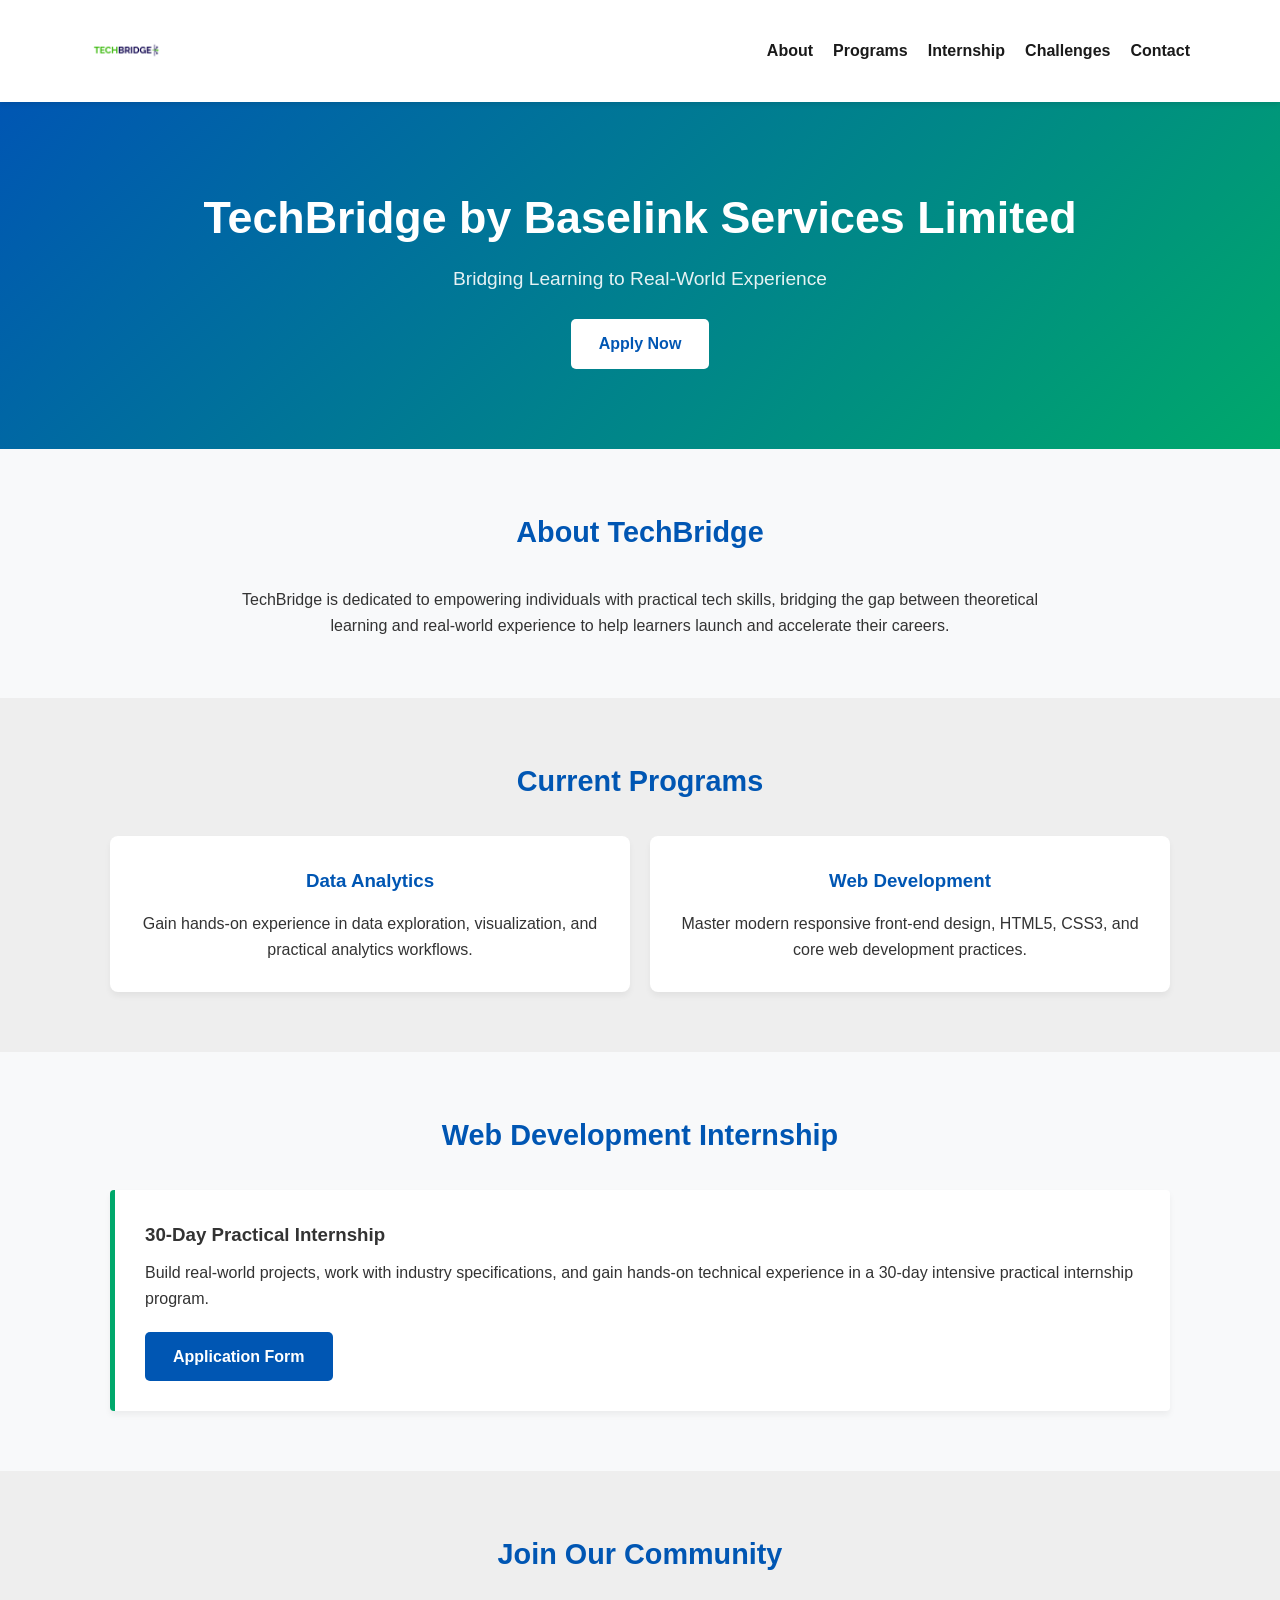
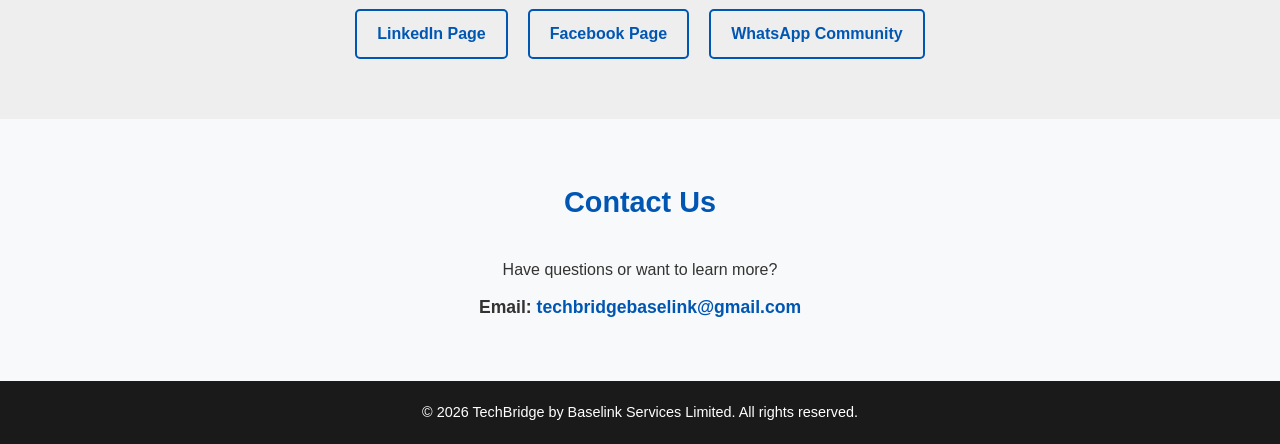
<file: index.html>
<!DOCTYPE html>
<html lang="en">
<head>
  <meta charset="UTF-8" />
  <meta name="viewport" content="width=device-width, initial-scale=1.0" />
  <title>TechBridge - Bridging Learning to Real-World Experience</title>
  <link rel="stylesheet" href="css/index.css">
  <style>
    /* Global Styles */


    
  </style>
</head>
<body>

  <!-- Navigation Header -->
  <header>
    <div class="container navbar">
      <!-- <div class="logo-brand">TechBridge</div> -->
       <img class="logo-brand" src="images/techbridge-logo.png" alt="">
      <ul class="nav-links">
        <li><a href="#about">About</a></li>
        <li><a href="pages/program.html">Programs</a></li>
        <li><a href="pages/tasks.html">Internship</a></li>
        <li><a href="pages/challenges.html">Challenges</a></li>
        <li><a href="#contact">Contact</a></li>
      </ul>
    </div>
  </header>

  <!-- Hero Section -->
  <section class="hero">
    <div class="container">
      <h1>TechBridge by Baselink Services Limited</h1>
      <p>Bridging Learning to Real-World Experience</p>
      <a href="https://www.linkedin.com/company/techbridge-services/" class="btn" target="_blank">Apply Now</a>
    </div>
  </section>

  <!-- Introduction / About Section -->
  <section id="about">
    <div class="container">
      <h2 class="section-title">About TechBridge</h2>
      <p style="text-align: center; max-width: 800px; margin: 0 auto;">
        TechBridge is dedicated to empowering individuals with practical tech skills, bridging the gap between theoretical learning and real-world experience to help learners launch and accelerate their careers.
      </p>
    </div>
  </section>

  <!-- Current Programs Section -->
  <section id="programs" style="background-color: #eee;">
    <div class="container">
      <h2 class="section-title">Current Programs</h2>
      <div class="program-grid">
        <div class="card">
          <h3>Data Analytics</h3>
          <p>Gain hands-on experience in data exploration, visualization, and practical analytics workflows.</p>
        </div>
        <div class="card">
          <h3>Web Development</h3>
          <p>Master modern responsive front-end design, HTML5, CSS3, and core web development practices.</p>
        </div>
      </div>
    </div>
  </section>

  <!-- Internship Highlight Section -->
  <section id="internship">
    <div class="container">
      <h2 class="section-title">Web Development Internship</h2>
      <div class="internship-box">
        <h3>30-Day Practical Internship</h3>
        <p style="margin-top: 10px;">
          Build real-world projects, work with industry specifications, and gain hands-on technical experience in a 30-day intensive practical internship program.
        </p>
        <div style="margin-top: 20px;">
          <a href="https://www.linkedin.com/company/techbridge-services/" target="_blank" class="btn" style="background: var(--primary-color); color: white;">Application Form</a>
        </div>
      </div>
    </div>
  </section>

  <!-- Community Section -->
  <section id="community" style="background-color: #eee;">
    <div class="container">
      <h2 class="section-title">Join Our Community</h2>
      <div class="community-links">
        <a href="https://www.linkedin.com/company/techbridge-services/" class="social-btn" target="_blank">LinkedIn Page</a>
        <a href="https://www.facebook.com/p/Baselink-Services-100066771475783/" class="social-btn" target="_blank">Facebook Page</a>
        <a href="https://chat.whatsapp.com/example" class="social-btn" target="_blank">WhatsApp Community</a>
      </div>
    </div>
  </section>

  <!-- Contact Section -->
  <section id="contact">
    <div class="container" style="text-align: center;">
      <h2 class="section-title">Contact Us</h2>
      <p>Have questions or want to learn more?</p>
      <p style="margin-top: 10px; font-weight: bold; font-size: 1.1rem;">
        Email: <a href="mailto:techbridgebaselink@gmail.com" style="color: var(--primary-color);">techbridgebaselink@gmail.com</a>
      </p>
    </div>
  </section>

  <!-- Footer -->
  <footer>
    <div class="container">
      <p>&copy; 2026 TechBridge by Baselink Services Limited. All rights reserved.</p>
    </div>
  </footer>

</body>
</html>
</file>
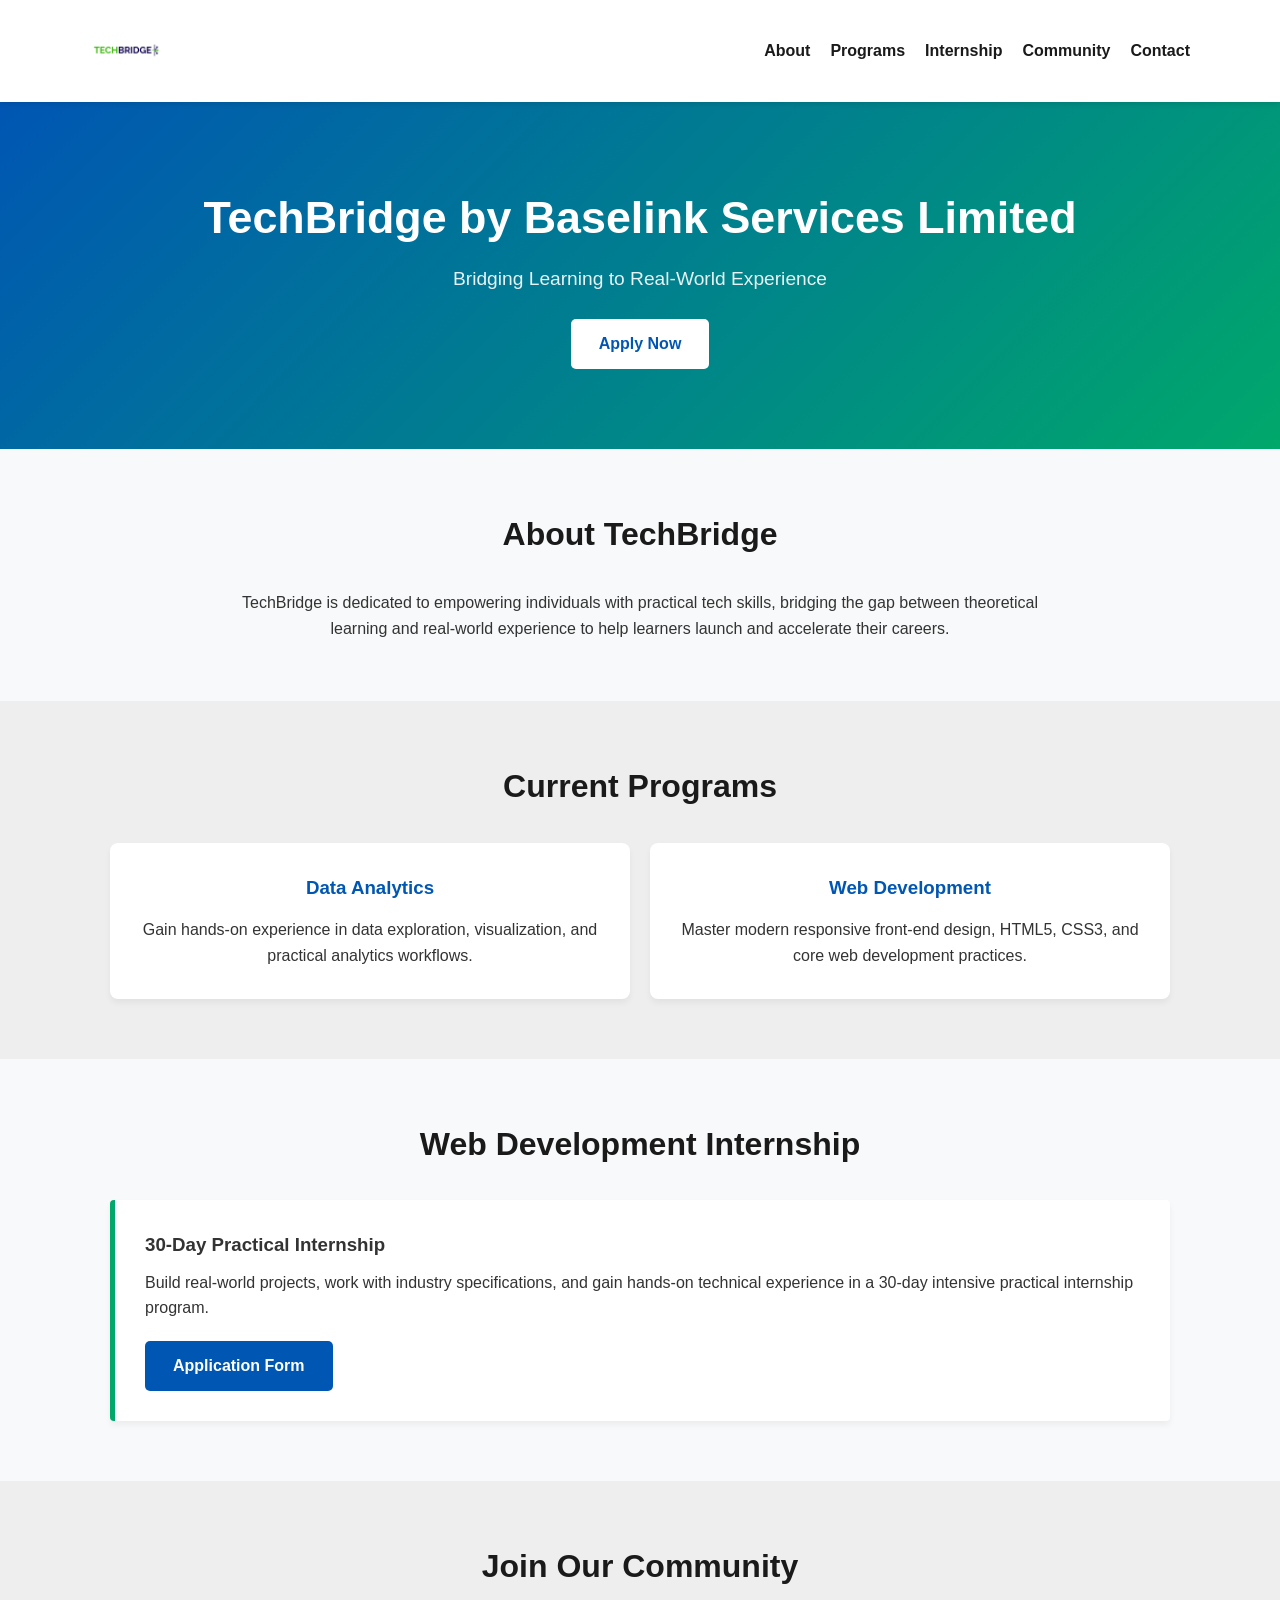
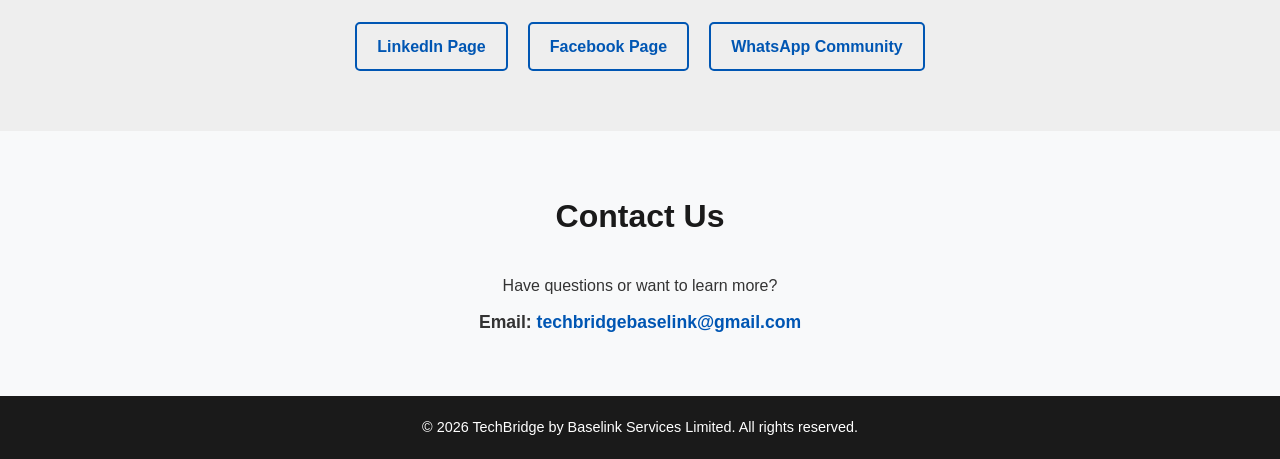
<file: Task1/index.html>
<!DOCTYPE html>
<html lang="en">
<head>
  <meta charset="UTF-8" />
  <meta name="viewport" content="width=device-width, initial-scale=1.0" />
  <title>TechBridge - Bridging Learning to Real-World Experience</title>
  <style>
    /* Global Styles */
    :root {
      --primary-color: #0056b3;
      --secondary-color: #00a86b;
      --dark-color: #1a1a1a;
      --light-bg: #f8f9fa;
      --white: #ffffff;
      --text-color: #333333;
    }

    * {
      box-sizing: border-box;
      margin: 0;
      padding: 0;
    }

    body {
      font-family: 'Segoe UI', Tahoma, Geneva, Verdana, sans-serif;
      line-height: 1.6;
      color: var(--text-color);
      background-color: var(--light-bg);
    }

    a {
      text-decoration: none;
      color: inherit;
    }

    /* Container */
    .container {
      max-width: 1100px;
      margin: 0 auto;
      padding: 0 20px;
    }

    /* Header & Navigation */
    header {
      background: var(--white);
      box-shadow: 0 2px 5px rgba(0,0,0,0.1);
      position: sticky;
      top: 0;
      z-index: 100;
    }

    .navbar {
      display: flex;
      justify-content: space-between;
      align-items: center;
      padding: 15px 0;
    }

    .logo-brand {
      /* font-size: 1.5rem;
      font-weight: bold;
      color: var(--primary-color); */
      height: 8vh;
    }

    .nav-links {
      display: flex;
      list-style: none;
      gap: 20px;
    }

    .nav-links a {
      font-weight: 600;
      color: var(--dark-color);
      transition: color 0.3s;
    }

    .nav-links a:hover {
      color: var(--primary-color);
    }

    /* Hero Section */
    .hero {
      background: linear-gradient(135deg, #0056b3, #00a86b);
      color: var(--white);
      text-align: center;
      padding: 80px 20px;
    }

    .hero h1 {
      font-size: 2.8rem;
      margin-bottom: 10px;
    }

    .hero p {
      font-size: 1.2rem;
      margin-bottom: 25px;
      opacity: 0.9;
    }

    .btn {
      display: inline-block;
      background: var(--white);
      color: var(--primary-color);
      padding: 12px 28px;
      border-radius: 5px;
      font-weight: bold;
      transition: background 0.3s;
    }

    .btn:hover {
      background: #e6e6e6;
    }

    /* Content Sections */
    section {
      padding: 60px 0;
    }

    .section-title {
      text-align: center;
      font-size: 2rem;
      margin-bottom: 30px;
      color: var(--dark-color);
    }

    /* Programs Cards */
    .program-grid {
      display: grid;
      grid-template-columns: repeat(auto-fit, minmax(250px, 1fr));
      gap: 20px;
    }

    .card {
      background: var(--white);
      padding: 30px;
      border-radius: 8px;
      box-shadow: 0 4px 6px rgba(0,0,0,0.05);
      text-align: center;
    }

    .card h3 {
      margin-bottom: 15px;
      color: var(--primary-color);
    }

    /* Internship Highlight */
    .internship-box {
      background: var(--white);
      border-left: 5px solid var(--secondary-color);
      padding: 30px;
      border-radius: 4px;
      box-shadow: 0 4px 6px rgba(0,0,0,0.05);
    }

    /* Community Links */
    .community-links {
      display: flex;
      justify-content: center;
      gap: 20px;
      flex-wrap: wrap;
    }

    .social-btn {
      padding: 10px 20px;
      border: 2px solid var(--primary-color);
      color: var(--primary-color);
      border-radius: 5px;
      font-weight: 600;
      transition: all 0.3s;
    }

    .social-btn:hover {
      background: var(--primary-color);
      color: var(--white);
    }

    /* Footer */
    footer {
      background: var(--dark-color);
      color: var(--white);
      text-align: center;
      padding: 20px 0;
      font-size: 0.9rem;
    }

    /* Mobile Responsive Layout */
    @media (max-width: 768px) {
      .navbar {
        flex-direction: column;
        gap: 15px;
      }

      .hero h1 {
        font-size: 2rem;
      }
    }
  </style>
</head>
<body>

  <!-- Navigation Header -->
  <header>
    <div class="container navbar">
      <!-- <div class="logo-brand">TechBridge</div> -->
       <img class="logo-brand" src="images/techbridge-logo.png" alt="">
      <ul class="nav-links">
        <li><a href="#about">About</a></li>
        <li><a href="#programs">Programs</a></li>
        <li><a href="#internship">Internship</a></li>
        <li><a href="#community">Community</a></li>
        <li><a href="#contact">Contact</a></li>
      </ul>
    </div>
  </header>

  <!-- Hero Section -->
  <section class="hero">
    <div class="container">
      <h1>TechBridge by Baselink Services Limited</h1>
      <p>Bridging Learning to Real-World Experience</p>
      <a href="https://www.linkedin.com/company/techbridge-services/" class="btn" target="_blank">Apply Now</a>
    </div>
  </section>

  <!-- Introduction / About Section -->
  <section id="about">
    <div class="container">
      <h2 class="section-title">About TechBridge</h2>
      <p style="text-align: center; max-width: 800px; margin: 0 auto;">
        TechBridge is dedicated to empowering individuals with practical tech skills, bridging the gap between theoretical learning and real-world experience to help learners launch and accelerate their careers.
      </p>
    </div>
  </section>

  <!-- Current Programs Section -->
  <section id="programs" style="background-color: #eee;">
    <div class="container">
      <h2 class="section-title">Current Programs</h2>
      <div class="program-grid">
        <div class="card">
          <h3>Data Analytics</h3>
          <p>Gain hands-on experience in data exploration, visualization, and practical analytics workflows.</p>
        </div>
        <div class="card">
          <h3>Web Development</h3>
          <p>Master modern responsive front-end design, HTML5, CSS3, and core web development practices.</p>
        </div>
      </div>
    </div>
  </section>

  <!-- Internship Highlight Section -->
  <section id="internship">
    <div class="container">
      <h2 class="section-title">Web Development Internship</h2>
      <div class="internship-box">
        <h3>30-Day Practical Internship</h3>
        <p style="margin-top: 10px;">
          Build real-world projects, work with industry specifications, and gain hands-on technical experience in a 30-day intensive practical internship program.
        </p>
        <div style="margin-top: 20px;">
          <a href="https://www.linkedin.com/company/techbridge-services/" target="_blank" class="btn" style="background: var(--primary-color); color: white;">Application Form</a>
        </div>
      </div>
    </div>
  </section>

  <!-- Community Section -->
  <section id="community" style="background-color: #eee;">
    <div class="container">
      <h2 class="section-title">Join Our Community</h2>
      <div class="community-links">
        <a href="https://www.linkedin.com/company/techbridge-services/" class="social-btn" target="_blank">LinkedIn Page</a>
        <a href="https://www.facebook.com/p/Baselink-Services-100066771475783/" class="social-btn" target="_blank">Facebook Page</a>
        <a href="https://chat.whatsapp.com/example" class="social-btn" target="_blank">WhatsApp Community</a>
      </div>
    </div>
  </section>

  <!-- Contact Section -->
  <section id="contact">
    <div class="container" style="text-align: center;">
      <h2 class="section-title">Contact Us</h2>
      <p>Have questions or want to learn more?</p>
      <p style="margin-top: 10px; font-weight: bold; font-size: 1.1rem;">
        Email: <a href="mailto:techbridgebaselink@gmail.com" style="color: var(--primary-color);">techbridgebaselink@gmail.com</a>
      </p>
    </div>
  </section>

  <!-- Footer -->
  <footer>
    <div class="container">
      <p>&copy; 2026 TechBridge by Baselink Services Limited. All rights reserved.</p>
    </div>
  </footer>

</body>
</html>
</file>
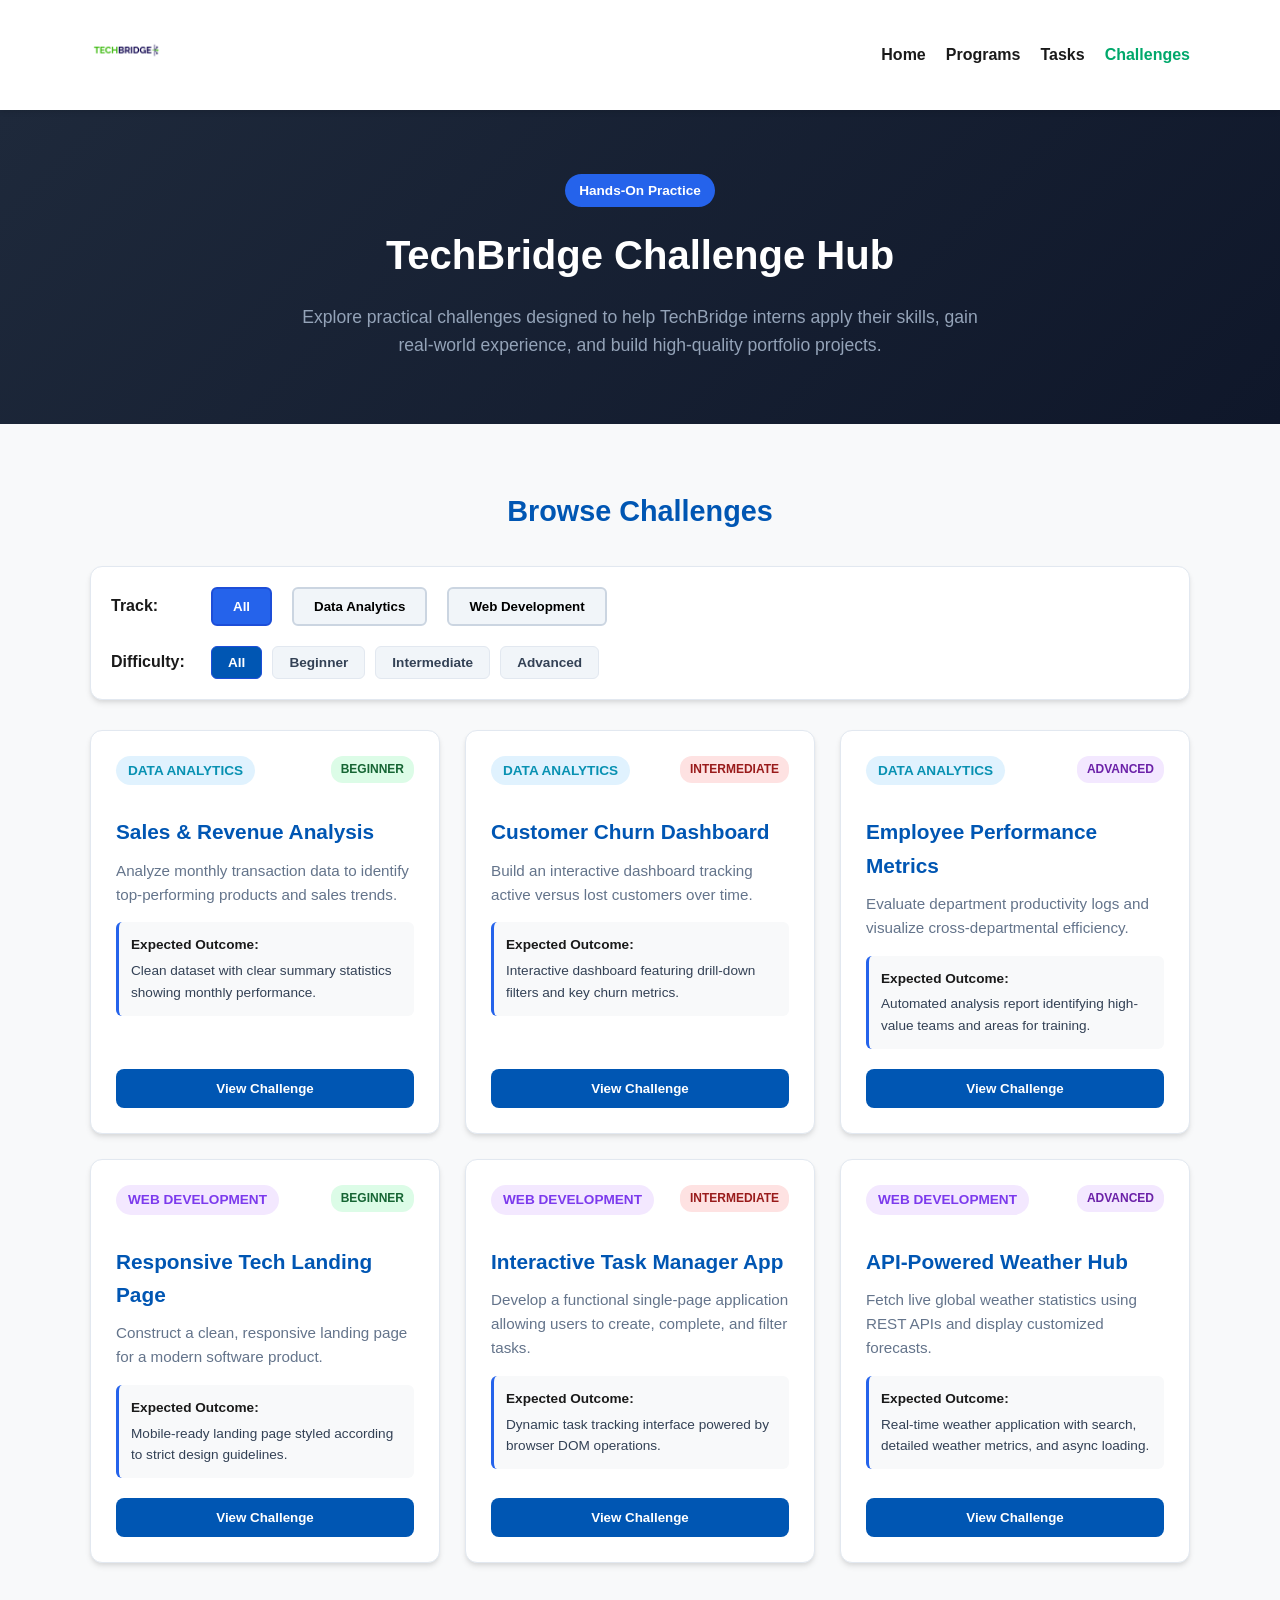
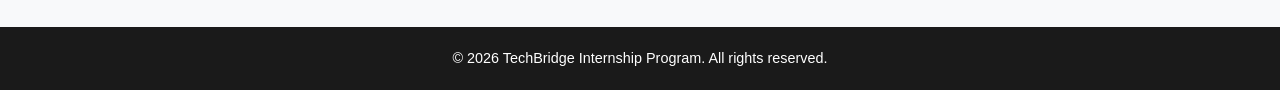
<file: pages/challenges.html>
<!DOCTYPE html>
<html lang="en">

<head>
    <meta charset="UTF-8">
    <meta name="viewport" content="width=device-width, initial-scale=1.0">
    <title>TechBridge | Challenge Hub</title>
    <link rel="stylesheet" href="../css/index.css">
</head>

<body>

    <!-- Header & Navigation -->
    <header>
        <div class="container navbar">
            <a href="#">
                <img src="../images/techbridge-logo.png" alt="TechBridge Logo" class="logo-brand">
            </a>
            <ul class="nav-links">
                <li><a href="../index.html">Home</a></li>
                <li><a href="../pages/program.html">Programs</a></li>
                <li><a href="../pages/tasks.html">Tasks</a></li>
                <li><a href="#" class="active">Challenges</a></li>
            </ul>
        </div>
    </header>

    <!-- Hero Section -->
    <section class="tasks-hero">
        <div class="container">
            <span class="badge">Hands-On Practice</span>
            <h2>TechBridge Challenge Hub</h2>
            <p>Explore practical challenges designed to help TechBridge interns apply their skills, gain real-world
                experience, and build high-quality portfolio projects.</p>
        </div>
    </section>

    <!-- Main Content & Filters -->
    <main class="main-content container">
        <h3 class="section-title">Browse Challenges</h3>

        <!-- Filter Section -->
        <div class="filter-controls">
            <!-- Track Filter -->
            <div class="filter-group">
                <label>Track:</label>
                <button class="track-btn active-track" data-track="all">All</button>
                <button class="track-btn" data-track="Data Analytics">Data Analytics</button>
                <button class="track-btn" data-track="Web Development">Web Development</button>
            </div>

            <!-- Difficulty Filter -->
            <div class="filter-group">
                <label>Difficulty:</label>
                <button class="diff-btn active-diff" data-diff="all">All</button>
                <button class="diff-btn" data-diff="Beginner">Beginner</button>
                <button class="diff-btn" data-diff="Intermediate">Intermediate</button>
                <button class="diff-btn" data-diff="Advanced">Advanced</button>
            </div>
        </div>

        <!-- Challenges Grid -->
        <div class="tasks-grid" id="challenges-grid">
            <!-- Cards rendered via JavaScript -->
        </div>

        <!-- No Results Message -->
        <div id="no-results" class="no-results" style="display: none;">
            <p>No challenges match your selected filters. Try choosing a different track or difficulty!</p>
        </div>
    </main>

    <!-- Challenge Details Modal -->
    <div class="modal-overlay" id="challenge-modal">
        <div class="modal-card">
            <button class="modal-close" id="modal-close">&times;</button>
            <div class="modal-header">
                <span class="card-badge" id="modal-track">Track</span>
                <span class="difficulty" id="modal-diff">Difficulty</span>
            </div>
            <h2 id="modal-title">Challenge Title</h2>
            <p id="modal-description" class="modal-desc"></p>

            <div class="modal-details-grid">
                <div class="detail-item">
                    <strong>Objective:</strong>
                    <p id="modal-objective"></p>
                </div>
                <div class="detail-item">
                    <strong>Required Skills:</strong>
                    <p id="modal-skills"></p>
                </div>
                <div class="detail-item">
                    <strong>Tools Used:</strong>
                    <p id="modal-tools"></p>
                </div>
                <div class="detail-item">
                    <strong>Estimated Time:</strong>
                    <p id="modal-time"></p>
                </div>
                <div class="detail-item full-width">
                    <strong>Expected Result:</strong>
                    <p id="modal-result"></p>
                </div>
            </div>

            <div class="modal-footer">
                <button class="btn2" id="modal-close-btn">Close Details</button>
            </div>
        </div>
    </div>

    <!-- Footer -->
    <footer>
        <div class="container">
            <p>&copy; 2026 TechBridge Internship Program. All rights reserved.</p>
        </div>
    </footer>

    <script src="../script/challenges.js"></script>
</body>

</html>
</file>
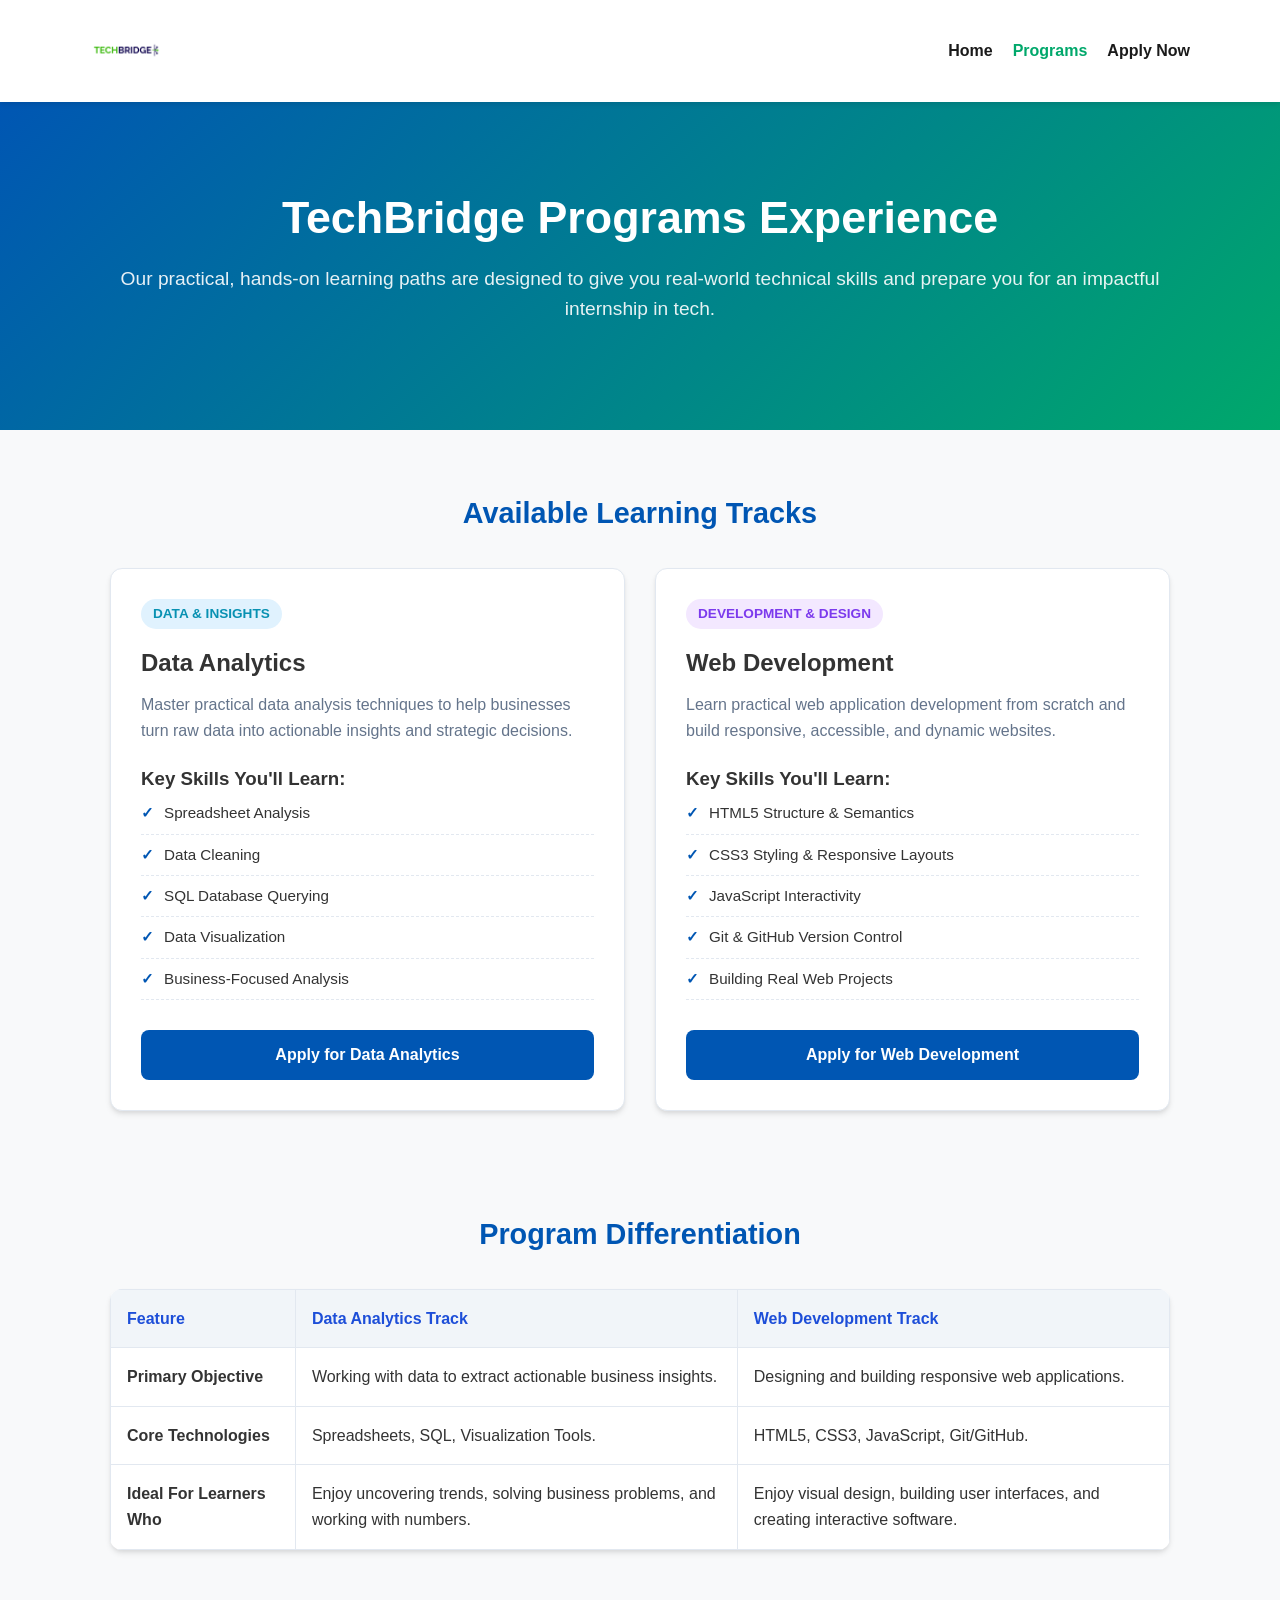
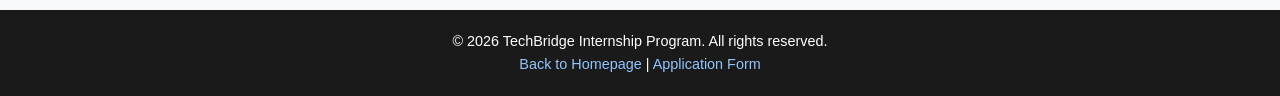
<file: pages/program.html>
<!DOCTYPE html>
<html lang="en">
<head>
    <meta charset="UTF-8">
    <meta name="viewport" content="width=device-width, initial-scale=1.0">
    <title>TechBridge — Programs Experience</title>
    <link rel="stylesheet" href="../css/index.css">
    <style>
       
    </style>
</head>
<body>

    <!-- Navigation -->
    <header>
        <div class="container navbar">
            <img class="logo-brand" src="../images/techbridge-logo.png" alt="">
            <ul class="nav-links">
                <li><a href="../index.html">Home</a></li>
                <li><a href="program.html" class="active">Programs</a></li>
                <li><a href="https://forms.gle/8EbdSy5ttGfLZfjv5" target="_blank">Apply Now</a></li>
            </ul>
        </div>
    </header>

    <!-- Overview Section -->
    <section class="hero">
        <div class="container">
            <h1>TechBridge Programs Experience</h1>
            <p>Our practical, hands-on learning paths are designed to give you real-world technical skills and prepare you for an impactful internship in tech.</p>
        </div>
    </section>

    <!-- Programs Presentation -->
    <main class="container">
        <section class="programs-section">
            <h2 class="section-title">Available Learning Tracks</h2>
            
            <div class="programs-grid">
                
                <!-- Data Analytics -->
                <article class="program-card">
                    <div>
                        <span class="card-badge badge-analytics">Data & Insights</span>
                        <h2>Data Analytics</h2>
                        <p class="description">Master practical data analysis techniques to help businesses turn raw data into actionable insights and strategic decisions.</p>
                        
                        <h3>Key Skills You'll Learn:</h3>
                        <ul class="skills-list">
                            <li>Spreadsheet Analysis</li>
                            <li>Data Cleaning</li>
                            <li>SQL Database Querying</li>
                            <li>Data Visualization</li>
                            <li>Business-Focused Analysis</li>
                        </ul>
                    </div>
                    <a href="https://forms.gle/8EbdSy5ttGfLZfjv5" target="_blank" class="btn2">Apply for Data Analytics</a>
                </article>

                <!-- Web Development -->
                <article class="program-card">
                    <div>
                        <span class="card-badge badge-web">Development & Design</span>
                        <h2>Web Development</h2>
                        <p class="description">Learn practical web application development from scratch and build responsive, accessible, and dynamic websites.</p>
                        
                        <h3>Key Skills You'll Learn:</h3>
                        <ul class="skills-list">
                            <li>HTML5 Structure & Semantics</li>
                            <li>CSS3 Styling & Responsive Layouts</li>
                            <li>JavaScript Interactivity</li>
                            <li>Git & GitHub Version Control</li>
                            <li>Building Real Web Projects</li>
                        </ul>
                    </div>
                    <a href="https://forms.gle/8EbdSy5ttGfLZfjv5" target="_blank" class="btn2">Apply for Web Development</a>
                </article>

            </div>
        </section>

        <!-- Differentiation Table -->
        <section class="comparison-section">
            <h2 class="section-title">Program Differentiation</h2>
            <table class="comparison-table">
                <thead>
                    <tr>
                        <th>Feature</th>
                        <th>Data Analytics Track</th>
                        <th>Web Development Track</th>
                    </tr>
                </thead>
                <tbody>
                    <tr>
                        <td><strong>Primary Objective</strong></td>
                        <td>Working with data to extract actionable business insights.</td>
                        <td>Designing and building responsive web applications.</td>
                    </tr>
                    <tr>
                        <td><strong>Core Technologies</strong></td>
                        <td>Spreadsheets, SQL, Visualization Tools.</td>
                        <td>HTML5, CSS3, JavaScript, Git/GitHub.</td>
                    </tr>
                    <tr>
                        <td><strong>Ideal For Learners Who</strong></td>
                        <td>Enjoy uncovering trends, solving business problems, and working with numbers.</td>
                        <td>Enjoy visual design, building user interfaces, and creating interactive software.</td>
                    </tr>
                </tbody>
            </table>
        </section>
    </main>

    <!-- Footer -->
    <footer class="footer">
        <div class="container">
            <p>&copy; 2026 TechBridge Internship Program. All rights reserved.</p>
            <p><a href="../index.html">Back to Homepage</a> | <a href="https://forms.gle/8EbdSy5ttGfLZfjv5" target="_blank">Application Form</a></p>
        </div>
    </footer>

</body>
</html>
</file>
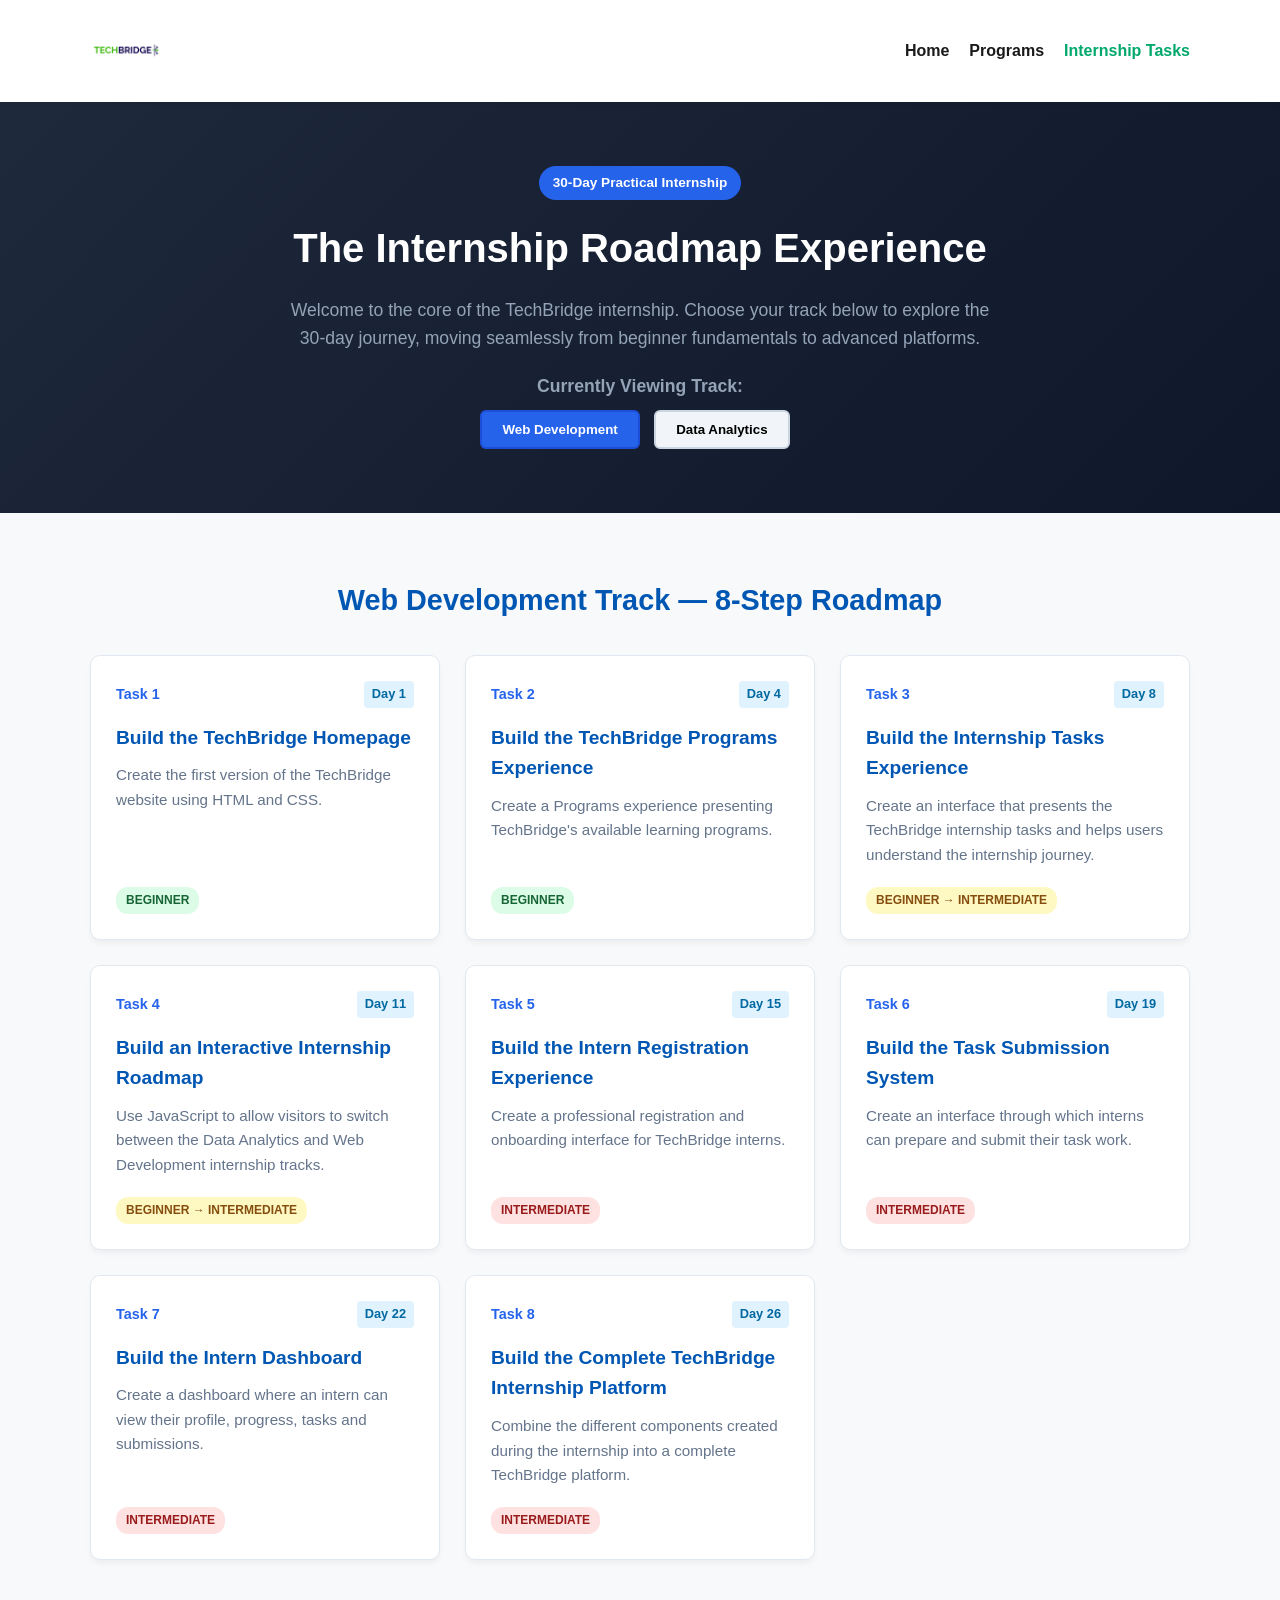
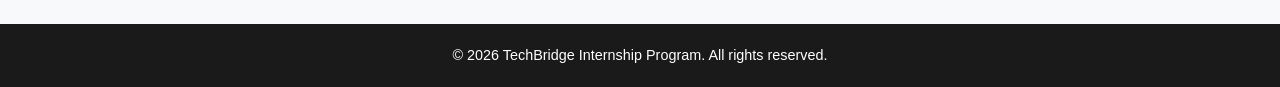
<file: pages/tasks.html>
<!DOCTYPE html>
<html lang="en">

<head>
    <meta charset="UTF-8">
    <meta name="viewport" content="width=device-width, initial-scale=1.0">
    <title>TechBridge - Interactive Internship Roadmap</title>
    <link rel="stylesheet" href="../css/index.css">
</head>

<body>
    <!-- Navigation Bar -->
    <header>
        <div class="container navbar">
            <img class="logo-brand" src="../images/techbridge-logo.png" alt="TechBridge Logo">

            <ul class="nav-links">
                <li><a href="../index.html">Home</a></li>
                <li><a href="program.html">Programs</a></li>
                <li><a href="tasks.html" class="active">Internship Tasks</a></li>
            </ul>
        </div>
    </header>

    <!-- Hero / Introduction Section -->
    <section class="tasks-hero">
        <div class="container">
            <span class="badge">30-Day Practical Internship</span>
            <h2>The Internship Roadmap Experience</h2>
            <p>Welcome to the core of the TechBridge internship. Choose your track below to explore the 30-day journey, moving seamlessly from beginner fundamentals to advanced platforms.</p>
            
            <!-- Track Selection Buttons (Required Feature 1 & 4) -->
            <div class="track-selector" style="margin-top: 20px;">
                <p style="margin-bottom: 10px; font-weight: bold;">Currently Viewing Track:</p>
                <button id="btn-web" class="track-btn active-track" onclick="switchTrack('web')">Web Development</button>
                <button id="btn-data" class="track-btn" onclick="switchTrack('data')">Data Analytics</button>
            </div>
        </div>
    </section>


    <main class="container main-content">
        <h3 class="section-title" id="roadmap-title">Web Development Track — 8-Step Roadmap</h3>
        <div class="tasks-grid" id="tasks-container">
           
        </div>
    </main>

   
    

    <footer class="footer">
        <div class="container">
            <p>&copy; 2026 TechBridge Internship Program. All rights reserved.</p>
        </div>
    </footer>





    <!-- JavaScript Implementation -->
    <script src="../script/tasks.js"> </script>
</body>

</html>
</file>
<file: css/index.css>
:root {
  --primary-color: #0056b3;
  --primary-dark: #1d4ed8;
  --secondary-color: #00a86b;
  --dark-color: #1a1a1a;
  --light-bg: #f8f9fa;
  --white: #ffffff;
  --text-color: #333333;
  --accent-analytics: #0891b2;
  --accent-color: #2563eb;
  --accent-web: #7c3aed;
  --surface-white: #ffffff;
  --text-main: #334155;
  --text-light: #64748b;
  --text-muted: #64748b;
  --card-bg: #ffffff;
  --border-color: #e2e8f0;
  --radius: 12px;
  --shadow: 0 4px 6px -1px rgba(0, 0, 0, 0.1), 0 2px 4px -1px rgba(0, 0, 0, 0.06);
  --shadow-hover: 0 10px 15px -3px rgba(0, 0, 0, 0.1), 0 4px 6px -2px rgba(0, 0, 0, 0.05);
}

* {
  box-sizing: border-box;
  margin: 0;
  padding: 0;
}

body {
  font-family: 'Segoe UI', Tahoma, Geneva, Verdana, sans-serif;
  line-height: 1.6;
  color: var(--text-color);
  background-color: var(--light-bg);
}

a {
  text-decoration: none;
  color: inherit;
}

/* Container */
.container {
  max-width: 1100px;
  margin: 0 auto;
  padding: 0 20px;
}

/* Header & Navigation */
header {
  background: var(--white);
  box-shadow: 0 2px 5px rgba(0, 0, 0, 0.1);
  position: sticky;
  top: 0;
  z-index: 100;
}

.navbar {
  display: flex;
  justify-content: space-between;
  align-items: center;
  padding: 15px 0;
}

.logo-brand {
  /* font-size: 1.5rem;
      font-weight: bold;
      color: var(--primary-color); */
  height: 8vh;
}

.nav-links {
  display: flex;
  list-style: none;
  gap: 20px;
}

.nav-links a {
  font-weight: 600;
  color: var(--dark-color);
  transition: color 0.3s;
}

.nav-links a:hover {
  color: var(--primary-color);
}

/* Hero Section */
.hero {
  background: linear-gradient(135deg, #0056b3, #00a86b);
  color: var(--white);
  text-align: center;
  padding: 80px 20px;
}

.hero h1 {
  font-size: 2.8rem;
  margin-bottom: 10px;
}

.hero p {
  font-size: 1.2rem;
  margin-bottom: 25px;
  opacity: 0.9;
}

.btn {
  display: inline-block;
  background: var(--white);
  color: var(--primary-color);
  padding: 12px 28px;
  border-radius: 5px;
  font-weight: bold;
  transition: background 0.3s;
}

.btn:hover {
  background: #e6e6e6;
}

/* Content Sections */
section {
  padding: 60px 0;
}

.section-title {
  text-align: center;
  font-size: 2rem;
  margin-bottom: 30px;
  color: var(--dark-color);
}

/* Programs Cards */
.program-grid {
  display: grid;
  grid-template-columns: repeat(auto-fit, minmax(250px, 1fr));
  gap: 20px;
}

.card {
  background: var(--white);
  padding: 30px;
  border-radius: 8px;
  box-shadow: 0 4px 6px rgba(0, 0, 0, 0.05);
  text-align: center;
}

.card h3 {
  margin-bottom: 15px;
  color: var(--primary-color);
}

/* Internship Highlight */
.internship-box {
  background: var(--white);
  border-left: 5px solid var(--secondary-color);
  padding: 30px;
  border-radius: 4px;
  box-shadow: 0 4px 6px rgba(0, 0, 0, 0.05);
}

/* Community Links */
.community-links {
  display: flex;
  justify-content: center;
  gap: 20px;
  flex-wrap: wrap;
}

.social-btn {
  padding: 10px 20px;
  border: 2px solid var(--primary-color);
  color: var(--primary-color);
  border-radius: 5px;
  font-weight: 600;
  transition: all 0.3s;
}

.social-btn:hover {
  background: var(--primary-color);
  color: var(--white);
}

/* Footer */
footer {
  background: var(--dark-color);
  color: var(--white);
  text-align: center;
  padding: 20px 0;
  font-size: 0.9rem;
}










/* ----------------Program Page-------------- */
a.active {
  color: var(--secondary-color);
}


/* Programs Grid & Cards */
.programs-section {
  padding: 60px 0;
}

.section-title {
  text-align: center;
  font-size: 2rem;
  color: var(--text-main);
  margin-bottom: 40px;
}

.programs-grid {
  display: grid;
  grid-template-columns: repeat(auto-fit, minmax(320px, 1fr));
  gap: 30px;
}

.program-card {
  background: var(--surface-white);
  border-radius: var(--radius);
  border: 1px solid var(--border-color);
  box-shadow: var(--shadow);
  padding: 30px;
  display: flex;
  flex-direction: column;
  justify-content: space-between;
  transition: transform 0.2s, box-shadow 0.2s;
}

.program-card:hover {
  transform: translateY(-4px);
  box-shadow: var(--shadow-hover);
}

.card-badge {
  display: inline-block;
  padding: 4px 12px;
  border-radius: 20px;
  font-size: 0.85rem;
  font-weight: bold;
  margin-bottom: 15px;
  text-transform: uppercase;
}

.badge-analytics {
  background-color: #e0f2fe;
  color: var(--accent-analytics);
}

.badge-web {
  background-color: #f3e8ff;
  color: var(--accent-web);
}

.program-card h2 {
  font-size: 1.5rem;
  color: var(--text-color);
  margin-bottom: 10px;
}

.program-card p.description {
  color: var(--text-muted);
  margin-bottom: 20px;
}

.skills-list {
  list-style: none;
  margin-bottom: 30px;
}

.skills-list li {
  padding: 8px 0;
  border-bottom: 1px dashed var(--border-color);
  display: flex;
  align-items: center;
  font-size: 0.95rem;
}

.skills-list li::before {
  content: "✓";
  color: var(--primary-color);
  font-weight: bold;
  margin-right: 10px;
}

/* CTA Button */
.btn2 {
  display: inline-block;
  text-align: center;
  background-color: var(--primary-color);
  color: #ffffff;
  padding: 12px 24px;
  border-radius: 8px;
  text-decoration: none;
  font-weight: bold;
  transition: background-color 0.2s;
  border: none;
  cursor: pointer;
}

.btn2:hover {
  background-color: var(--primary-dark);
}

/* Comparison Table Section */
.comparison-section {
  padding: 40px 0 60px;
}

.comparison-table {
  width: 100%;
  border-collapse: collapse;
  margin-top: 20px;
  background: var(--surface-white);
  border-radius: var(--radius);
  overflow: hidden;
  box-shadow: var(--shadow);
}

.comparison-table th,
.comparison-table td {
  padding: 16px;
  text-align: left;
  border: 1px solid var(--border-color);
}

.comparison-table th {
  background-color: #f1f5f9;
  color: var(--primary-dark);
  font-weight: bold;
}

/* Footer */

.footer a {
  color: #93c5fd;
  text-decoration: none;
}

/* Mobile Optimization */
@media (max-width: 768px) {
  .hero h1 {
    font-size: 2rem;
  }

  .nav-container {
    flex-direction: column;
    justify-content: center;
    gap: 10px;
  }

  .comparison-table th,
  .comparison-table td {
    padding: 10px;
    font-size: 0.85rem;
  }
}










/* Mobile Responsive Layout */

@media (max-width: 1200px) {
  .navbar {
    padding-inline: 12px;
  }
}

@media (max-width: 768px) {
  .navbar {
    flex-direction: column;
    gap: 15px;
    font-size: 0.75rem;
  }

  .hero h1 {
    font-size: 2rem;
  }
}





/* ------------------Internship Tasks------------ */

.tasks-hero {
  background: linear-gradient(135deg, #1e293b 0%, #0f172a 100%);
  color: #ffffff;
  padding: 4rem 0;
  text-align: center;
}

.badge {
  background-color: var(--accent-color);
  color: #ffffff;
  padding: 6px 14px;
  border-radius: 20px;
  font-size: 0.85rem;
  font-weight: bold;
  display: inline-block;
  margin-bottom: 1rem;
}

.tasks-hero h2 {
  font-size: 2.5rem;
  margin-bottom: 1rem;
}

.tasks-hero p {
  max-width: 700px;
  margin: 0 auto;
  color: #94a3b8;
  font-size: 1.1rem;
}


.main-content {
  padding: 4rem 0;
}

.section-title {
  font-size: 1.8rem;
  margin-bottom: 2rem;
  text-align: center;
  color: var(--primary-color);
}

.tasks-grid {
  display: grid;
  grid-template-columns: repeat(auto-fit, minmax(260px, 1fr));
  gap: 25px;
}

.task-card {
  background-color: var(--card-bg);
  border: 1px solid var(--border-color);
  border-radius: 10px;
  padding: 25px;
  display: flex;
  flex-direction: column;
  justify-content: space-between;
  box-shadow: 0 4px 6px -1px rgba(0, 0, 0, 0.05);
  transition: transform 0.2s, box-shadow 0.2s;
}

.task-card:hover {
  transform: translateY(-5px);
  box-shadow: 0 10px 15px -3px rgba(0, 0, 0, 0.1);
}

.active-card {
  border-color: var(--accent-color);
  border-width: 2px;
}

.task-header {
  display: flex;
  justify-content: space-between;
  align-items: center;
  margin-bottom: 15px;
}

.task-num {
  font-weight: bold;
  color: var(--accent-color);
  font-size: 0.9rem;
}

.task-day {
  background-color: #e0f2fe;
  color: #0369a1;
  padding: 3px 8px;
  border-radius: 4px;
  font-size: 0.8rem;
  font-weight: bold;
}

.task-card h4 {
  font-size: 1.2rem;
  margin-bottom: 10px;
  color: var(--primary-color);
}

.task-card p {
  color: var(--text-light);
  font-size: 0.95rem;
  margin-bottom: 20px;
  flex-grow: 1;
}

/* Difficulty Badges */
.difficulty {
  font-size: 0.75rem;
  font-weight: bold;
  padding: 4px 10px;
  border-radius: 12px;
  align-self: flex-start;
  text-transform: uppercase;
}

.difficulty.beginner {
  background-color: #dcfce7;
  color: #166534;
}

.difficulty.beginner-inter {
  background-color: #fef9c3;
  color: #854d0e;
}

.difficulty.intermediate {
  background-color: #fee2e2;
  color: #991b1b;
}

.difficulty.advanced {
  background-color: #f3e8ff;
  color: #6b21a8;
}

.track-btn {
    padding: 10px 20px;
    margin-right: 10px;
    background-color: #f1f5f9;
    border: 2px solid #cbd5e1;
    border-radius: 6px;
    font-weight: bold;
    cursor: pointer;
    transition: all 0.3s ease;
}

.track-btn.active-track {
    background-color: #2563eb;
    color: #ffffff;
    border-color: #1d4ed8;
}


@media (max-width: 1150px) {
  .tasks-grid {
    padding-inline: 16px;
  }
}

@media (max-width: 768px) {

  .tasks-hero h2 {
    font-size: 2rem;
  }


}













/* ---------------------------CHALLENGES STYLING---------------- */

/* Filter Controls Layout */
.filter-controls {
  display: flex;
  flex-direction: column;
  gap: 20px;
  background: var(--surface-white);
  padding: 20px;
  border-radius: var(--radius);
  border: 1px solid var(--border-color);
  box-shadow: var(--shadow);
  margin-bottom: 30px;
}

.filter-group {
  display: flex;
  align-items: center;
  flex-wrap: wrap;
  gap: 10px;
}

.filter-group label {
  font-weight: bold;
  color: var(--dark-color);
  min-width: 90px;
}

.diff-btn {
  padding: 8px 16px;
  background-color: #f1f5f9;
  border: 1px solid var(--border-color);
  border-radius: 6px;
  font-weight: 600;
  font-size: 0.85rem;
  cursor: pointer;
  transition: all 0.3s ease;
  color: var(--text-main);
}

.diff-btn.active-diff {
  background-color: var(--primary-color);
  color: var(--white);
  border-color: var(--primary-dark);
}

/* Challenge Cards Enhancements */
.challenge-card {
  background: var(--card-bg);
  border: 1px solid var(--border-color);
  border-radius: var(--radius);
  padding: 25px;
  display: flex;
  flex-direction: column;
  justify-content: space-between;
  box-shadow: var(--shadow);
  transition: transform 0.2s, box-shadow 0.2s;
}

.challenge-card:hover {
  transform: translateY(-5px);
  box-shadow: var(--shadow-hover);
}

.challenge-header {
  display: flex;
  justify-content: space-between;
  align-items: center;
  margin-bottom: 15px;
}

.challenge-card h3 {
  font-size: 1.3rem;
  color: var(--primary-color);
  margin-bottom: 10px;
}

.challenge-card p.desc {
  color: var(--text-light);
  font-size: 0.95rem;
  margin-bottom: 15px;
  flex-grow: 1;
}

.outcome-box {
  background-color: var(--light-bg);
  padding: 12px;
  border-radius: 6px;
  border-left: 3px solid var(--accent-color);
  font-size: 0.85rem;
  color: var(--text-main);
  margin-bottom: 20px;
}

.outcome-box strong {
  display: block;
  color: var(--dark-color);
  margin-bottom: 4px;
}

/* No Results Container */
.no-results {
  text-align: center;
  padding: 40px;
  background: var(--surface-white);
  border-radius: var(--radius);
  border: 1px solid var(--border-color);
  color: var(--text-muted);
  font-size: 1.1rem;
}

/* Modal Popup Styling */
.modal-overlay {
  position: fixed;
  top: 0;
  left: 0;
  width: 100%;
  height: 100%;
  background: rgba(0, 0, 0, 0.6);
  backdrop-filter: blur(4px);
  display: flex;
  justify-content: center;
  align-items: center;
  z-index: 1000;
  opacity: 0;
  visibility: hidden;
  transition: all 0.3s ease;
}

.modal-overlay.active {
  opacity: 1;
  visibility: visible;
}

.modal-card {
  background: var(--surface-white);
  width: 90%;
  max-width: 650px;
  max-height: 90vh;
  overflow-y: auto;
  border-radius: var(--radius);
  padding: 30px;
  box-shadow: 0 20px 25px -5px rgba(0, 0, 0, 0.2);
  position: relative;
}

.modal-close {
  position: absolute;
  top: 15px;
  right: 20px;
  background: none;
  border: none;
  font-size: 1.8rem;
  cursor: pointer;
  color: var(--text-muted);
}

.modal-header {
  display: flex;
  gap: 10px;
  align-items: center;
  margin-bottom: 15px;
}

.modal-card h2 {
  color: var(--primary-color);
  margin-bottom: 10px;
}

.modal-desc {
  color: var(--text-light);
  margin-bottom: 20px;
  font-size: 0.95rem;
}

.modal-details-grid {
  display: grid;
  grid-template-columns: 1fr 1fr;
  gap: 15px;
  border-top: 1px solid var(--border-color);
  padding-top: 20px;
  margin-bottom: 20px;
}

.detail-item strong {
  display: block;
  font-size: 0.85rem;
  color: var(--primary-dark);
  margin-bottom: 4px;
  text-transform: uppercase;
}

.detail-item p {
  font-size: 0.9rem;
  color: var(--text-main);
}

.detail-item.full-width {
  grid-column: span 2;
}

.modal-footer {
  text-align: right;
  border-top: 1px solid var(--border-color);
  padding-top: 15px;
}

@media (max-width: 600px) {
  .modal-details-grid {
    grid-template-columns: 1fr;
  }
  
  .detail-item.full-width {
    grid-column: span 1;
  }
}
</file>
